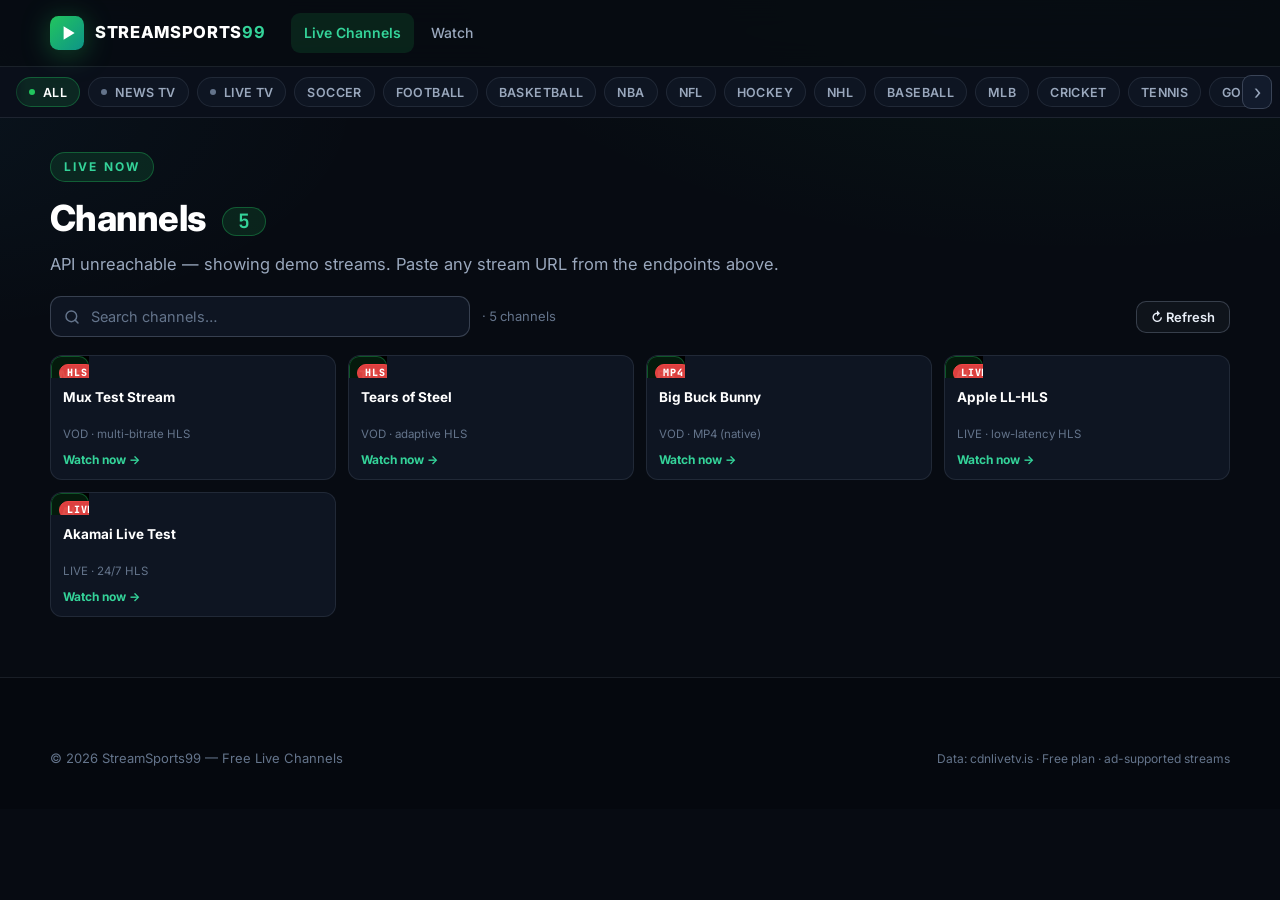
<file: index.html>
<!DOCTYPE html>
<html lang="en">
<head>
  <meta charset="UTF-8">
  <meta name="viewport" content="width=device-width, initial-scale=1.0">
  <title>StreamSports99 — Live Channels</title>
  <meta name="description" content="Live sports channels — click any channel to watch instantly. Filter by sport at the top.">
  <meta name="theme-color" content="#070b12">
  <link rel="icon" href="data:image/svg+xml,%3Csvg xmlns='http://www.w3.org/2000/svg' viewBox='0 0 40 40'%3E%3Cdefs%3E%3ClinearGradient id='g' x1='0' y1='0' x2='1' y2='1'%3E%3Cstop offset='0' stop-color='%2322c55e'/%3E%3Cstop offset='1' stop-color='%230d9488'/%3E%3C/linearGradient%3E%3C/defs%3E%3Crect width='40' height='40' rx='10' fill='url(%23g)'/%3E%3Cpath d='M16 12l13 8-13 8z' fill='white'/%3E%3C/svg%3E">
  <link rel="preconnect" href="https://fonts.googleapis.com">
  <link rel="preconnect" href="https://fonts.gstatic.com" crossorigin>
  <link href="https://fonts.googleapis.com/css2?family=Inter:wght@400;500;600;700;800&family=JetBrains+Mono:wght@400;500;600&display=swap" rel="stylesheet">
  <link rel="stylesheet" href="css/styles.css">
  <link rel="stylesheet" href="css/compat.css">
</head>
<body id="top">
  <a class="skip-link" href="#browse">Skip to channels</a>

  <!-- Header — minimal -->
  <header class="site-header" id="siteHeader">
    <div class="container header-inner">
      <a class="brand" href="#top" aria-label="StreamSports99 home">
        <span class="brand-mark" aria-hidden="true">
          <svg viewBox="0 0 40 40" width="34" height="34"><defs><linearGradient id="bg-mark" x1="0" y1="0" x2="1" y2="1"><stop offset="0" stop-color="#22c55e"/><stop offset="1" stop-color="#0d9488"/></linearGradient></defs><rect width="40" height="40" rx="10" fill="url(#bg-mark)"/><path d="M16 12l13 8-13 8z" fill="#fff"/></svg>
        </span>
        <span class="brand-name">STREAMSPORTS<b>99</b></span>
      </a>
      <nav class="main-nav" id="mainNav" aria-label="Primary">
        <a href="#browse" class="active" aria-current="page">Live Channels</a>
        <a href="#player" id="navWatchLink">Watch</a>
      </nav>
      <div class="header-actions">
        <button class="nav-toggle" id="navToggle" aria-label="Toggle menu" aria-expanded="false" aria-controls="mainNav">
          <span></span><span></span><span></span>
        </button>
      </div>
    </div>
  </header>

  <!-- Sports filter bar — filters the channel grid (replaces endpoint docs) -->
  <!-- Each chip is a filter; data-filter = keyword to match against channel name/meta. "all" shows everything. -->
  <nav class="sportsbar" aria-label="Filter channels">
    <button class="sportsbar-arrow sportsbar-arrow-left" id="sbLeft" aria-label="Scroll filters left">&lsaquo;</button>
    <div class="sportsbar-track" id="sportsbarTrack">
      <button class="sport-chip is-active" data-filter="all" aria-pressed="true"><span class="chip-live-dot" aria-hidden="true" style="background:var(--accent)"></span>ALL</button>
      <button class="sport-chip" data-filter="news"><span class="chip-live-dot"></span>NEWS TV</button>
      <button class="sport-chip" data-filter="live"><span class="chip-live-dot"></span>LIVE TV</button>
      <button class="sport-chip" data-filter="soccer">SOCCER</button>
      <button class="sport-chip" data-filter="football">FOOTBALL</button>
      <button class="sport-chip" data-filter="basketball">BASKETBALL</button>
      <button class="sport-chip" data-filter="nba">NBA</button>
      <button class="sport-chip" data-filter="nfl">NFL</button>
      <button class="sport-chip" data-filter="hockey">HOCKEY</button>
      <button class="sport-chip" data-filter="nhl">NHL</button>
      <button class="sport-chip" data-filter="baseball">BASEBALL</button>
      <button class="sport-chip" data-filter="mlb">MLB</button>
      <button class="sport-chip" data-filter="cricket">CRICKET</button>
      <button class="sport-chip" data-filter="tennis">TENNIS</button>
      <button class="sport-chip" data-filter="golf">GOLF</button>
      <button class="sport-chip" data-filter="mma">MMA</button>
      <button class="sport-chip" data-filter="ufc">UFC</button>
      <button class="sport-chip" data-filter="wwe">WWE</button>
      <button class="sport-chip" data-filter="fight">FIGHT</button>
      <button class="sport-chip" data-filter="motorsport">MOTORSPORT</button>
      <button class="sport-chip" data-filter="cycling">CYCLING</button>
      <button class="sport-chip" data-filter="volleyball">VOLLEYBALL</button>
      <button class="sport-chip" data-filter="badminton">BADMINTON</button>
      <button class="sport-chip" data-filter="handball">HANDBALL</button>
      <button class="sport-chip" data-filter="darts">DARTS</button>
      <button class="sport-chip" data-filter="futsal">FUTSAL</button>
      <button class="sport-chip" data-filter="horse">HORSE-RACING</button>
      <button class="sport-chip" data-filter="winter">WINTER-SPORTS</button>
      <button class="sport-chip" data-filter="rugby">RUGBY</button>
    </div>
    <button class="sportsbar-arrow sportsbar-arrow-right" id="sbRight" aria-label="Scroll filters right">&rsaquo;</button>
  </nav>

  <main id="main">
    <!-- ============ BROWSE: CHANNELS GRID ============ -->
    <!-- Only channels + playability remain. Channels are loaded from the API (cdnlivetv.is) + demo fallback.
         Filtering is done client-side by the bar above. Clicking a card -> play screen. -->
    <section class="section channels-section" id="browse">
      <div class="container">
        <div class="section-head" style="margin-bottom:18px">
          <p class="kicker">Live now</p>
          <h2>Channels <span class="count-pill" id="channelCount">—</span></h2>
          <p class="section-sub" id="apiStatus" aria-live="polite">Loading channels…</p>
        </div>

        <!-- Search (optional, filters same grid) -->
        <div class="channels-toolbar">
          <div class="filter-box" style="max-width:420px">
            <svg viewBox="0 0 24 24" width="16" height="16" fill="none" stroke="currentColor" stroke-width="2.2" stroke-linecap="round" stroke-linejoin="round" aria-hidden="true"><circle cx="11" cy="11" r="8"/><path d="M21 21l-4.3-4.3"/></svg>
            <input type="search" id="channelSearch" placeholder="Search channels…" autocomplete="off" spellcheck="false" aria-label="Search channels">
            <button class="filter-clear" id="channelSearchClear" aria-label="Clear search">&times;</button>
          </div>
          <span class="filter-count" id="filterCount" aria-live="polite"></span>
          <button class="btn btn-outline btn-sm" id="apiRefresh" style="margin-left:auto">↻ Refresh</button>
        </div>

        <div class="channels-grid" id="channelsGrid" aria-live="polite" aria-busy="true">
          <!-- Populated by js/player.js : renderChannelsGrid() -->
          <div class="api-loading"><span class="spin-ring" style="width:18px;height:18px;border-width:2px;display:inline-block;vertical-align:middle"></span> Fetching channels…</div>
        </div>
        <div class="endpoint-empty" id="channelsEmpty" hidden>
          <p>No channels match this filter.</p>
          <button class="btn btn-outline btn-sm" style="margin-top:12px" onclick="document.querySelector('[data-filter=all]').click()">Show all</button>
        </div>

        <!-- Keeps legacy IDs for player.js compatibility (hidden, but populated) -->
        <div hidden>
          <div id="apiStreamList"></div>
          <div id="streamList"></div>
          <input type="url" id="streamUrl" hidden>
          <button id="loadUrlBtn" hidden></button>
          <textarea id="embedCode" hidden></textarea>
          <button id="copyEmbedBtn" hidden></button>
          <input type="checkbox" id="embedAutoplay" hidden>
          <button id="embedPreviewBtn" hidden></button>
        </div>
      </div>
    </section>

    <!-- ============ WATCH: PLAYER ============ -->
    <!-- This is the play screen. Hidden until a channel is clicked. The iframe lives INSIDE .player-stage,
         as a sibling to <video>. That is the correct place: it fills the stage (position:absolute;inset:0)
         and is shown only for iframe embeds; otherwise the <video> is shown. See css/styles.css .player-frame. -->
    <section class="section player-section" id="player" hidden>
      <div class="container">
        <button class="btn btn-outline btn-sm" id="backToBrowse" style="margin-bottom:14px">
          <svg viewBox="0 0 24 24" width="16" height="16" fill="none" stroke="currentColor" stroke-width="2" stroke-linecap="round" stroke-linejoin="round" aria-hidden="true"><path d="M19 12H5"/><path d="M12 19l-7-7 7-7"/></svg>
          Back to channels
        </button>
        <div class="player-layout" style="grid-template-columns:1fr">
          <div class="player-main">
            <!-- Stage: video + iframe (demoFrame) + guard + poster/controls.
                 DO NOT move demoFrame outside .player-stage — it must be inside to be sized and guarded.
                 - <video id="demoVideo"> plays HLS/MP4 (hls.js -> MSE)
                 - <iframe id="demoFrame"> plays embed URLs (no .m3u8/.mp4) — sandboxed without allow-top-navigation / allow-popups
                 - <div id="playerGuard"> transparent overlay that blocks stray clicks on the stage/iframe
                   Only controls/poster are above it (z-index higher). -->
            <div class="player-stage" id="playerStage" data-state="idle" tabindex="0" aria-label="Stream player — press space to play">
              <video id="demoVideo" class="player-video" playsinline preload="auto" crossorigin="anonymous"></video>
              <iframe id="demoFrame" class="player-frame" hidden title="Stream embed" sandbox="allow-scripts allow-same-origin allow-forms allow-presentation allow-encrypted-media" allow="autoplay; encrypted-media; fullscreen; picture-in-picture" referrerpolicy="no-referrer-when-downgrade" loading="lazy"></iframe>
              <div class="player-guard" id="playerGuard" aria-hidden="true" hidden></div>

              <div class="player-poster" id="playerPoster">
                <div class="poster-glow" aria-hidden="true"></div>
                <button class="poster-play" id="posterPlay" aria-label="Play">
                  <svg viewBox="0 0 24 24" width="30" height="30" fill="currentColor" aria-hidden="true"><path d="M7 4.5v15l13-7.5z"/></svg>
                </button>
                <p class="poster-title" id="posterTitle">Pick a channel</p>
                <p class="poster-sub" id="posterSub">Choose a channel from the grid above to start watching</p>
              </div>

              <div class="player-spinner" id="playerSpinner" hidden>
                <span class="spin-ring" aria-hidden="true"></span>
                <span class="spinner-label" id="spinnerLabel">Buffering…</span>
              </div>

              <div class="player-unmute" id="unmutePill" hidden>
                <button id="unmuteBtn" aria-label="Unmute">
                  <svg viewBox="0 0 24 24" width="15" height="15" fill="none" stroke="currentColor" stroke-width="2" stroke-linecap="round" stroke-linejoin="round" aria-hidden="true"><path d="M11 5L6 9H2v6h4l5 4z"/><path d="M23 9l-6 6"/><path d="M17 9l6 6"/></svg>
                  Muted — tap to unmute
                </button>
              </div>

              <div class="player-stats" id="playerStats" hidden>
                <div class="ps-head">
                  <span>Playback stats</span>
                  <button id="statsClose" aria-label="Close stats">&times;</button>
                </div>
                <dl class="ps-list" id="statsList"></dl>
              </div>

              <div class="player-menu" id="playerMenu" hidden aria-label="Player settings">
                <div class="pm-group" id="qualityGroup">
                  <p class="pm-title">Quality</p>
                  <div class="pm-list" id="qualityList"></div>
                </div>
                <div class="pm-group" id="speedGroup">
                  <p class="pm-title">Speed</p>
                  <div class="pm-list" id="speedList"></div>
                </div>
              </div>

              <div class="player-controls" id="playerControls">
                <div class="pc-progress" id="pcProgress">
                  <div class="pc-track">
                    <div class="pc-bufs" id="pcBufs"></div>
                    <div class="pc-played" id="pcPlayed"></div>
                    <div class="pc-thumb" id="pcThumb"></div>
                  </div>
                  <input type="range" id="seekRange" min="0" max="1000" value="0" step="1" aria-label="Seek">
                </div>

                <div class="pc-row">
                  <button class="pc-btn" id="btnPlay" aria-label="Play">
                    <svg id="iconPlay" viewBox="0 0 24 24" width="19" height="19" fill="currentColor" aria-hidden="true"><path d="M7 4.5v15l13-7.5z"/></svg>
                    <svg id="iconPause" viewBox="0 0 24 24" width="19" height="19" fill="currentColor" aria-hidden="true" style="display:none"><rect x="6" y="4" width="4" height="16" rx="1"/><rect x="14" y="4" width="4" height="16" rx="1"/></svg>
                  </button>

                  <div class="pc-volume">
                    <button class="pc-btn" id="btnMute" aria-label="Mute">
                      <svg id="iconVol" viewBox="0 0 24 24" width="18" height="18" fill="none" stroke="currentColor" stroke-width="2" stroke-linecap="round" stroke-linejoin="round" aria-hidden="true"><path d="M11 5L6 9H2v6h4l5 4z"/><path d="M15.5 8.5a5 5 0 0 1 0 7"/><path d="M19 5a9 9 0 0 1 0 14"/></svg>
                      <svg id="iconMuted" viewBox="0 0 24 24" width="18" height="18" fill="none" stroke="currentColor" stroke-width="2" stroke-linecap="round" stroke-linejoin="round" aria-hidden="true" style="display:none"><path d="M11 5L6 9H2v6h4l5 4z"/><path d="M23 9l-6 6"/><path d="M17 9l6 6"/></svg>
                    </button>
                    <input type="range" id="volRange" min="0" max="100" value="100" aria-label="Volume">
                  </div>

                  <span class="pc-time" id="pcTime">0:00 / 0:00</span>
                  <span class="pc-live" id="pcLive" hidden><span class="live-dot" aria-hidden="true"></span>LIVE</span>
                  <button class="pc-btn pc-live-btn" id="btnGoLive" hidden>GO LIVE</button>
                  <span class="pc-bufferpill" id="bufferPill" title="Forward buffer">—</span>

                  <span class="pc-spacer"></span>

                  <button class="pc-btn" id="btnSettings" aria-label="Settings" aria-haspopup="true">
                    <svg viewBox="0 0 24 24" width="18" height="18" fill="none" stroke="currentColor" stroke-width="2" stroke-linecap="round" stroke-linejoin="round" aria-hidden="true"><circle cx="12" cy="12" r="3"/><path d="M19.4 15a1.65 1.65 0 0 0 .33 1.82l.06.06a2 2 0 0 1-2.83 2.83l-.06-.06a1.65 1.65 0 0 0-1.82-.33 1.65 1.65 0 0 0-1 1.51V21a2 2 0 0 1-4 0v-.09A1.65 1.65 0 0 0 9 19.4a1.65 1.65 0 0 0-1.82.33l-.06.06a2 2 0 0 1-2.83-2.83l.06-.06a1.65 1.65 0 0 0 .33-1.82 1.65 1.65 0 0 0-1.51-1H3a2 2 0 0 1 0-4h.09A1.65 1.65 0 0 0 4.6 9a1.65 1.65 0 0 0-.33-1.82l-.06-.06a2 2 0 0 1 2.83-2.83l.06.06a1.65 1.65 0 0 0 1.82.33H9a1.65 1.65 0 0 0 1-1.51V3a2 2 0 0 1 4 0v.09a1.65 1.65 0 0 0 1 1.51 1.65 1.65 0 0 0 1.82-.33l.06-.06a2 2 0 0 1 2.83 2.83l-.06.06a1.65 1.65 0 0 0-.33 1.82V9a1.65 1.65 0 0 0 1.51 1H21a2 2 0 0 1 0 4h-.09a1.65 1.65 0 0 0-1.51 1z"/></svg>
                  </button>
                  <button class="pc-btn" id="btnStats" aria-label="Playback stats">
                    <svg viewBox="0 0 24 24" width="18" height="18" fill="none" stroke="currentColor" stroke-width="2" stroke-linecap="round" stroke-linejoin="round" aria-hidden="true"><circle cx="12" cy="12" r="10"/><path d="M12 16v-4"/><path d="M12 8h.01"/></svg>
                  </button>
                  <button class="pc-btn" id="btnPip" aria-label="Picture in picture">
                    <svg viewBox="0 0 24 24" width="18" height="18" fill="none" stroke="currentColor" stroke-width="2" stroke-linecap="round" stroke-linejoin="round" aria-hidden="true"><rect x="2" y="4" width="20" height="16" rx="2"/><rect x="12" y="12" width="7" height="5" rx="1"/></svg>
                  </button>
                  <button class="pc-btn" id="btnFs" aria-label="Fullscreen">
                    <svg id="iconExpand" viewBox="0 0 24 24" width="18" height="18" fill="none" stroke="currentColor" stroke-width="2" stroke-linecap="round" stroke-linejoin="round" aria-hidden="true"><path d="M15 3h6v6"/><path d="M9 21H3v-6"/><path d="M21 3l-7 7"/><path d="M3 21l7-7"/></svg>
                    <svg id="iconCompress" viewBox="0 0 24 24" width="18" height="18" fill="none" stroke="currentColor" stroke-width="2" stroke-linecap="round" stroke-linejoin="round" aria-hidden="true" style="display:none"><path d="M4 14h6v6"/><path d="M20 10h-6V4"/><path d="M14 10l7-7"/><path d="M3 21l7-7"/></svg>
                  </button>
                </div>
              </div>
            </div>

            <p class="player-note" id="engineNote" style="margin-top:10px">Engine: idle — click a channel above to play</p>
            <p class="side-hint" id="nowPlayingHint" style="margin-top:6px" hidden>Now playing: <strong id="nowPlayingTitle">—</strong></p>
          </div>
        </div>
      </div>
    </section>
  </main>

  <footer class="site-footer" style="margin-top:40px">
    <div class="container">
      <div class="footer-bottom" style="margin-top:0;border:0;padding:10px 0">
        <p>&copy; <span id="year">2026</span> StreamSports99 — Free Live Channels</p>
        <span style="color:var(--faint);font-size:12px">Data: cdnlivetv.is · Free plan · ad-supported streams</span>
      </div>
    </div>
  </footer>

  <div class="toast" id="toast" role="status" aria-live="polite"></div>

  <script src="js/vendor/hls.min.js"></script>
  <script src="js/main.js"></script>
  <script src="js/player.js"></script>
</body>
</html>
</file>
<file: css/styles.css>
/* ==========================================================================
   StreamSports99 — API Docs
   Dark sports-streaming theme
   ========================================================================== */

:root {
  --bg: #070b12;
  --bg-soft: #0a0f1a;
  --panel: #0e1522;
  --panel-2: #121b2c;
  --panel-3: #16213479;
  --border: rgba(148, 163, 184, 0.14);
  --border-strong: rgba(148, 163, 184, 0.3);
  --text: #e8eef7;
  --muted: #9aa8bd;
  --faint: #64748b;
  --accent: #22c55e;
  --accent-2: #34d399;
  --accent-soft: rgba(34, 197, 94, 0.13);
  --accent-border: rgba(34, 197, 94, 0.35);
  --live: #ef4444;
  --warn: #f59e0b;
  --info: #38bdf8;
  --purple: #8b5cf6;
  --radius: 16px;
  --radius-sm: 10px;
  --font: "Inter", system-ui, -apple-system, "Segoe UI", Roboto, Helvetica, Arial, sans-serif;
  --mono: "JetBrains Mono", ui-monospace, SFMono-Regular, Menlo, Consolas, monospace;
  --shadow-lg: 0 24px 60px -24px rgba(0, 0, 0, 0.65);
  --header-h: 66px;
}

* { margin: 0; padding: 0; box-sizing: border-box; }

html {
  scroll-behavior: smooth;
  scroll-padding-top: calc(var(--header-h) + 24px);
  -webkit-text-size-adjust: 100%;
}

body {
  font-family: var(--font);
  background:
    radial-gradient(1100px 500px at 85% -5%, rgba(34, 197, 94, 0.07), transparent 60%),
    radial-gradient(900px 420px at -10% 12%, rgba(56, 189, 248, 0.05), transparent 55%),
    var(--bg);
  color: var(--text);
  font-size: 16px;
  line-height: 1.65;
  min-height: 100vh;
}

::selection { background: rgba(34, 197, 94, 0.35); color: #fff; }

img, svg { vertical-align: middle; }
a { color: var(--accent-2); text-decoration: none; }
a:hover { text-decoration: underline; }
button { font-family: inherit; cursor: pointer; }
code {
  font-family: var(--mono);
  font-size: 0.86em;
  background: rgba(56, 189, 248, 0.1);
  color: #7dd3fc;
  padding: 0.12em 0.42em;
  border-radius: 6px;
  border: 1px solid rgba(56, 189, 248, 0.18);
}

.container { width: 94%; max-width: 1180px; width: min(1180px, 100% - 40px); margin-inline: auto; }
.container-narrow { width: 94%; max-width: 860px; width: min(860px, 100% - 40px); margin-inline: auto; }

/* Focus */
:focus-visible {
  outline: 2px solid var(--accent);
  outline-offset: 3px;
  border-radius: 4px;
}

/* Skip link */
.skip-link {
  position: fixed;
  top: -60px;
  left: 16px;
  z-index: 300;
  background: var(--accent);
  color: #052012;
  font-weight: 700;
  font-size: 13px;
  padding: 10px 16px;
  border-radius: 10px;
  transition: top 0.2s ease;
}
.skip-link:focus { top: 12px; text-decoration: none; }

/* ==========================================================================
   Announcement bar
   ========================================================================== */
.announce {
  display: flex;
  align-items: center;
  justify-content: center;
  gap: 14px;
  padding: 9px 44px 9px 16px;
  position: relative;
  background: linear-gradient(90deg, rgba(245, 158, 11, 0.16), rgba(245, 158, 11, 0.07) 50%, rgba(245, 158, 11, 0.16));
  border-bottom: 1px solid rgba(245, 158, 11, 0.28);
  color: #fcd34d;
  font-size: 13.5px;
}
.announce-text { display: inline-flex; align-items: center; gap: 9px; text-align: center; flex-wrap: wrap; justify-content: center; }
.announce-text svg { flex: none; opacity: 0.9; }
.announce-kbd { white-space: nowrap; opacity: 0.85; }
.announce kbd {
  font-family: var(--mono);
  font-size: 11px;
  background: rgba(245, 158, 11, 0.15);
  border: 1px solid rgba(245, 158, 11, 0.4);
  border-bottom-width: 2px;
  border-radius: 5px;
  padding: 1px 6px;
}
.announce-close {
  position: absolute;
  right: 12px;
  top: 50%;
  transform: translateY(-50%);
  background: none;
  border: 0;
  color: inherit;
  font-size: 20px;
  line-height: 1;
  opacity: 0.7;
  padding: 4px 8px;
  border-radius: 6px;
}
.announce-close:hover { opacity: 1; background: rgba(245, 158, 11, 0.14); }
.announce.hidden { display: none; }

/* ==========================================================================
   Header
   ========================================================================== */
.site-header {
  position: sticky;
  top: 0;
  z-index: 100;
  background: rgba(7, 11, 18, 0.82);
  backdrop-filter: blur(14px);
  -webkit-backdrop-filter: blur(14px);
  border-bottom: 1px solid var(--border);
  transition: box-shadow 0.25s ease;
}
.site-header.scrolled { box-shadow: 0 12px 32px -18px rgba(0, 0, 0, 0.8); }

.header-inner {
  display: flex;
  align-items: center;
  gap: 26px;
  height: var(--header-h);
}

.brand { display: inline-flex; align-items: center; gap: 11px; flex: none; }
.brand:hover { text-decoration: none; }
.brand-mark { display: grid; place-items: center; filter: drop-shadow(0 4px 14px rgba(34, 197, 94, 0.35)); }
.brand-name {
  font-weight: 800;
  font-size: 16.5px;
  letter-spacing: 0.04em;
  color: #fff;
  white-space: nowrap;
}
.brand-name b { color: var(--accent-2); }

.main-nav { display: flex; align-items: center; gap: 4px; flex: 1; min-width: 0; overflow-x: auto; scrollbar-width: none; }
.main-nav::-webkit-scrollbar { display: none; }
.main-nav a {
  color: var(--muted);
  font-size: 14px;
  font-weight: 500;
  padding: 8px 13px;
  border-radius: 9px;
  white-space: nowrap;
  transition: color 0.15s ease, background 0.15s ease;
}
.main-nav a:hover { color: #fff; background: rgba(148, 163, 184, 0.09); text-decoration: none; }
.main-nav a.active { color: var(--accent-2); background: var(--accent-soft); font-weight: 600; }

.header-actions { display: flex; align-items: center; gap: 10px; flex: none; }

/* Buttons */
.btn {
  display: inline-flex;
  align-items: center;
  justify-content: center;
  gap: 8px;
  font-size: 14px;
  font-weight: 600;
  padding: 9px 18px;
  border-radius: 10px;
  border: 1px solid transparent;
  transition: transform 0.12s ease, box-shadow 0.15s ease, background 0.15s ease, border-color 0.15s ease, color 0.15s ease;
  white-space: nowrap;
}
.btn:hover { text-decoration: none; transform: translateY(-1px); }
.btn:active { transform: translateY(0); }

.btn-primary {
  background: linear-gradient(135deg, #22c55e, #10b981);
  color: #04220f;
  box-shadow: 0 8px 24px -10px rgba(34, 197, 94, 0.65);
}
.btn-primary:hover { box-shadow: 0 12px 30px -10px rgba(34, 197, 94, 0.75); }

.btn-outline {
  background: rgba(148, 163, 184, 0.06);
  border-color: var(--border-strong);
  color: var(--text);
}
.btn-outline:hover { border-color: var(--accent-border); color: var(--accent-2); background: var(--accent-soft); }

.btn-ghost { background: transparent; color: var(--muted); padding: 9px 12px; }
.btn-ghost:hover { color: #fff; background: rgba(148, 163, 184, 0.09); }

.btn-lg { padding: 13px 26px; font-size: 15px; border-radius: 12px; }
.btn-sm { padding: 7px 14px; font-size: 13px; }
.btn-white { background: #fff; color: #1e1b4b; }
.btn-white:hover { background: #f1f5f9; }

/* Hamburger */
.nav-toggle {
  display: none;
  flex-direction: column;
  justify-content: center;
  gap: 5px;
  width: 40px;
  height: 40px;
  padding: 9px;
  background: rgba(148, 163, 184, 0.07);
  border: 1px solid var(--border);
  border-radius: 10px;
}
.nav-toggle span { display: block; height: 2px; border-radius: 2px; background: var(--text); transition: transform 0.2s ease, opacity 0.2s ease; }
.nav-toggle[aria-expanded="true"] span:nth-child(1) { transform: translateY(7px) rotate(45deg); }
.nav-toggle[aria-expanded="true"] span:nth-child(2) { opacity: 0; }
.nav-toggle[aria-expanded="true"] span:nth-child(3) { transform: translateY(-7px) rotate(-45deg); }

/* ==========================================================================
   Sports bar
   ========================================================================== */
.sportsbar {
  position: relative;
  background: var(--bg-soft);
  border-bottom: 1px solid var(--border);
  display: flex;
  align-items: center;
}
.sportsbar-track {
  display: flex;
  gap: 8px;
  padding: 10px 16px;
  overflow-x: auto;
  scrollbar-width: none;
  scroll-behavior: smooth;
  flex: 1;
  -webkit-mask-image: linear-gradient(90deg, transparent, #000 26px, #000 calc(100% - 26px), transparent);
  mask-image: linear-gradient(90deg, transparent, #000 26px, #000 calc(100% - 26px), transparent);
}
.sportsbar-track::-webkit-scrollbar { display: none; }

.sport-chip {
  display: inline-flex;
  align-items: center;
  gap: 8px;
  padding: 6.5px 12px;
  background: var(--panel);
  border: 1px solid var(--border);
  border-radius: 999px;
  font-size: 12.5px;
  font-weight: 600;
  letter-spacing: 0.03em;
  color: var(--muted);
  white-space: nowrap;
  transition: border-color 0.15s ease, color 0.15s ease, background 0.15s ease, transform 0.12s ease;
}
.sport-chip:hover {
  text-decoration: none;
  color: #fff;
  border-color: var(--accent-border);
  background: var(--panel-2);
  transform: translateY(-1px);
}
.chip-live-dot {
  width: 6px;
  height: 6px;
  border-radius: 50%;
  background: var(--faint);
  flex: none;
}
.chip-count {
  font-family: var(--mono);
  font-size: 11px;
  font-weight: 600;
  padding: 1px 8px;
  border-radius: 999px;
  background: rgba(148, 163, 184, 0.12);
  color: var(--faint);
}
.chip-count.hot {
  background: var(--accent-soft);
  color: var(--accent-2);
  border: 1px solid var(--accent-border);
}
.sportsbar-arrow {
  position: absolute;
  top: 50%;
  transform: translateY(-50%);
  z-index: 5;
  width: 30px;
  height: 34px;
  display: grid;
  place-items: center;
  background: var(--panel-2);
  border: 1px solid var(--border-strong);
  color: var(--muted);
  font-size: 20px;
  border-radius: 9px;
  opacity: 0;
  pointer-events: none;
  transition: opacity 0.2s ease, color 0.15s;
}
.sportsbar-arrow.visible { opacity: 1; pointer-events: auto; }
.sportsbar-arrow:hover { color: #fff; }
.sportsbar-arrow-left { left: 8px; }
.sportsbar-arrow-right { right: 8px; }

/* ==========================================================================
   Hero
   ========================================================================== */
.hero {
  position: relative;
  overflow: hidden;
  padding: 84px 0 72px;
  background:
    radial-gradient(700px 340px at 18% 0%, rgba(34, 197, 94, 0.1), transparent 60%),
    radial-gradient(600px 300px at 90% 20%, rgba(56, 189, 248, 0.08), transparent 60%);
}
.hero::before {
  content: "";
  position: absolute;
  top: 0;
  right: 0;
  bottom: 0;
  left: 0;
  background-image:
    linear-gradient(rgba(148, 163, 184, 0.05) 1px, transparent 1px),
    linear-gradient(90deg, rgba(148, 163, 184, 0.05) 1px, transparent 1px);
  background-size: 44px 44px;
  mask-image: radial-gradient(720px 420px at 50% 0%, #000, transparent);
  -webkit-mask-image: radial-gradient(720px 420px at 50% 0%, #000, transparent);
  pointer-events: none;
}
.hero-inner { position: relative; text-align: center; }

.hero-badge {
  display: inline-flex;
  align-items: center;
  gap: 9px;
  font-size: 13px;
  font-weight: 600;
  color: var(--accent-2);
  background: var(--accent-soft);
  border: 1px solid var(--accent-border);
  padding: 7px 16px;
  border-radius: 999px;
  margin-bottom: 26px;
}
.badge-dot {
  width: 8px;
  height: 8px;
  border-radius: 50%;
  background: var(--accent);
  box-shadow: 0 0 0 0 rgba(34, 197, 94, 0.6);
  animation: pulse 2.2s infinite;
}
@keyframes pulse {
  0% { box-shadow: 0 0 0 0 rgba(34, 197, 94, 0.55); }
  70% { box-shadow: 0 0 0 9px rgba(34, 197, 94, 0); }
  100% { box-shadow: 0 0 0 0 rgba(34, 197, 94, 0); }
}

.hero h1 {
  font-size: 44px;
  font-size: clamp(38px, 6vw, 62px);
  font-weight: 800;
  line-height: 1.08;
  letter-spacing: -0.025em;
  color: #fff;
}
.text-gradient {
  background: linear-gradient(100deg, #34d399, #22c55e 45%, #38bdf8);
  -webkit-background-clip: text;
  background-clip: text;
  color: transparent;
}

.hero-lead {
  max-width: 720px;
  margin: 22px auto 0;
  font-size: 18px;
  color: var(--muted);
}
.hero-lead a { font-weight: 600; }

.hero-actions { display: flex; gap: 14px; justify-content: center; flex-wrap: wrap; margin-top: 34px; }

.hero-stats {
  display: grid;
  grid-template-columns: repeat(4, 1fr);
  gap: 14px;
  max-width: 780px;
  margin: 52px auto 0;
}
.stat {
  background: rgba(14, 21, 34, 0.72);
  border: 1px solid var(--border);
  border-radius: var(--radius-sm);
  padding: 16px 12px;
  backdrop-filter: blur(6px);
}
.stat dt {
  font-size: 26px;
  font-weight: 800;
  color: #fff;
  font-variant-numeric: tabular-nums;
  display: block;
}
.stat dd { font-size: 12.5px; color: var(--faint); margin-top: 2px; letter-spacing: 0.02em; }

/* ==========================================================================
   Ad rows
   ========================================================================== */
.ad-row {
  display: grid;
  grid-template-columns: 1fr 1fr 1.35fr;
  gap: 14px;
  align-items: stretch;
  margin-top: 8px;
}
.ad-slot {
  min-height: 132px;
  display: grid;
  place-items: center;
  border: 1.5px dashed var(--border-strong);
  border-radius: var(--radius-sm);
  background:
    repeating-linear-gradient(-45deg, rgba(148, 163, 184, 0.035) 0 10px, transparent 10px 20px),
    var(--bg-soft);
  color: var(--faint);
  font-size: 13px;
  font-weight: 600;
  letter-spacing: 0.22em;
  text-transform: uppercase;
}
.ad-credit {
  text-align: center;
  font-size: 12px;
  color: var(--faint);
  margin-top: 10px;
}

/* Musiqly sponsored card */
.musiqly {
  position: relative;
  overflow: hidden;
  display: flex;
  align-items: center;
  gap: 18px;
  padding: 18px 22px;
  border-radius: var(--radius-sm);
  background: linear-gradient(120deg, #4c1d95, #5b21b6 45%, #3730a3);
  border: 1px solid rgba(167, 139, 250, 0.4);
  box-shadow: 0 16px 40px -18px rgba(124, 58, 237, 0.55);
}
.musiqly::after {
  content: "";
  position: absolute;
  right: -60px;
  top: -80px;
  width: 220px;
  height: 220px;
  border-radius: 50%;
  background: radial-gradient(circle, rgba(196, 181, 253, 0.28), transparent 65%);
  pointer-events: none;
}
.musiqly-brand { display: flex; align-items: center; gap: 13px; min-width: 0; }
.musiqly-logo {
  display: grid;
  place-items: center;
  width: 44px;
  height: 44px;
  flex: none;
  border-radius: 12px;
  background: rgba(255, 255, 255, 0.14);
  border: 1px solid rgba(255, 255, 255, 0.22);
  color: #fff;
}
.musiqly-name { font-weight: 800; font-size: 16px; color: #fff; line-height: 1.25; }
.musiqly-tagline { font-size: 13px; color: rgba(237, 233, 254, 0.85); line-height: 1.3; }
.musiqly-features {
  list-style: none;
  display: flex;
  flex-wrap: wrap;
  gap: 6px 16px;
  flex: 1;
  min-width: 0;
}
.musiqly-features li {
  position: relative;
  padding-left: 20px;
  font-size: 12.5px;
  font-weight: 500;
  color: rgba(237, 233, 254, 0.92);
  white-space: nowrap;
}
.musiqly-features li::before {
  content: "✓";
  position: absolute;
  left: 0;
  top: 1px;
  width: 14px;
  height: 14px;
  display: grid;
  place-items: center;
  font-size: 10px;
  font-weight: 800;
  color: #c4b5fd;
}
.musiqly .btn { flex: none; position: relative; z-index: 1; }

/* ==========================================================================
   Sections
   ========================================================================== */
.section { padding: 84px 0 20px; }
.section-alt { background: var(--bg-soft); border-top: 1px solid var(--border); border-bottom: 1px solid var(--border); }

.section-head { max-width: 760px; margin-bottom: 40px; }
.section-head:not(.center) { margin-right: auto; }
.kicker {
  display: inline-block;
  font-size: 12px;
  font-weight: 700;
  letter-spacing: 0.18em;
  text-transform: uppercase;
  color: var(--accent-2);
  background: var(--accent-soft);
  border: 1px solid var(--accent-border);
  border-radius: 999px;
  padding: 4px 13px;
  margin-bottom: 16px;
}
.section-head h2 {
  font-size: 30px;
  font-size: clamp(26px, 3.6vw, 36px);
  font-weight: 800;
  letter-spacing: -0.02em;
  color: #fff;
  line-height: 1.15;
}
.section-sub { margin-top: 12px; font-size: 16.5px; color: var(--muted); }
.section-paragraph { max-width: 820px; color: var(--muted); font-size: 16.5px; margin-bottom: 42px; }
.section-paragraph strong { color: var(--text); }

.count-pill {
  display: inline-grid;
  place-items: center;
  min-width: 44px;
  padding: 2px 12px;
  margin-left: 10px;
  vertical-align: middle;
  font-family: var(--mono);
  font-size: 0.55em;
  font-weight: 600;
  color: var(--accent-2);
  background: var(--accent-soft);
  border: 1px solid var(--accent-border);
  border-radius: 999px;
  transform: translateY(-4px);
}

/* Feature cards */
.feature-grid {
  display: grid;
  grid-template-columns: repeat(4, 1fr);
  gap: 16px;
}
.feature-card {
  background: var(--panel);
  border: 1px solid var(--border);
  border-radius: var(--radius);
  padding: 26px 24px;
  transition: transform 0.16s ease, border-color 0.16s ease, box-shadow 0.16s ease;
}
.feature-card:hover {
  transform: translateY(-3px);
  border-color: var(--accent-border);
  box-shadow: 0 18px 42px -22px rgba(34, 197, 94, 0.35);
}
.feature-icon {
  display: grid;
  place-items: center;
  width: 46px;
  height: 46px;
  border-radius: 13px;
  background: var(--accent-soft);
  border: 1px solid var(--accent-border);
  color: var(--accent-2);
  margin-bottom: 18px;
}
.feature-card h3 { font-size: 16.5px; font-weight: 700; color: #fff; margin-bottom: 9px; }
.feature-card p { font-size: 14.5px; color: var(--muted); }

/* Coverage grid */
.coverage-grid {
  list-style: none;
  display: grid;
  grid-template-columns: repeat(6, 1fr);
  gap: 10px;
}
.coverage-grid li {
  display: flex;
  align-items: center;
  gap: 10px;
  background: var(--panel);
  border: 1px solid var(--border);
  border-radius: var(--radius-sm);
  padding: 13px 15px;
  font-size: 14px;
  font-weight: 600;
  color: var(--muted);
  transition: border-color 0.15s ease, color 0.15s ease, transform 0.12s ease;
}
.coverage-grid li:hover { border-color: var(--accent-border); color: #fff; transform: translateY(-2px); }
.coverage-grid li span { font-size: 17px; }

/* Steps */
.steps-grid { list-style: none; display: grid; grid-template-columns: repeat(3, 1fr); gap: 16px; counter-reset: step; }
.step-card {
  position: relative;
  background: var(--panel);
  border: 1px solid var(--border);
  border-radius: var(--radius);
  padding: 30px 26px 26px;
  overflow: hidden;
  transition: transform 0.16s ease, border-color 0.16s ease;
}
.step-card:hover { transform: translateY(-3px); border-color: var(--accent-border); }
.step-card::before {
  content: "";
  position: absolute;
  top: 0;
  right: 0;
  bottom: 0;
  left: 0;
  background: radial-gradient(260px 130px at 85% 0%, rgba(34, 197, 94, 0.09), transparent 70%);
  pointer-events: none;
}
.step-number {
  display: inline-grid;
  place-items: center;
  width: 46px;
  height: 46px;
  border-radius: 50%;
  font-family: var(--mono);
  font-size: 19px;
  font-weight: 700;
  color: var(--accent-2);
  background: var(--accent-soft);
  border: 1px solid var(--accent-border);
  margin-bottom: 18px;
}
.step-card h3 { font-size: 18px; font-weight: 700; color: #fff; margin-bottom: 9px; }
.step-card p { font-size: 14.5px; color: var(--muted); position: relative; }

/* ==========================================================================
   Endpoints
   ========================================================================== */
.endpoint-toolbar {
  display: flex;
  align-items: center;
  justify-content: space-between;
  gap: 18px;
  flex-wrap: wrap;
  margin-bottom: 22px;
}
.filter-box {
  position: relative;
  display: flex;
  align-items: center;
  flex: 1;
  min-width: 260px;
  max-width: 430px;
}
.filter-box > svg { position: absolute; left: 14px; color: var(--faint); pointer-events: none; }
.filter-box input {
  width: 100%;
  background: var(--panel);
  border: 1px solid var(--border-strong);
  border-radius: 11px;
  color: var(--text);
  font-family: inherit;
  font-size: 14.5px;
  padding: 11px 40px 11px 40px;
  transition: border-color 0.15s ease, box-shadow 0.15s ease;
}
.filter-box input::placeholder { color: var(--faint); }
.filter-box input:focus {
  outline: none;
  border-color: var(--accent);
  box-shadow: 0 0 0 3px rgba(34, 197, 94, 0.18);
}
.filter-clear {
  position: absolute;
  right: 8px;
  width: 26px;
  height: 26px;
  border-radius: 7px;
  border: 0;
  background: rgba(148, 163, 184, 0.12);
  color: var(--muted);
  font-size: 15px;
  line-height: 1;
  opacity: 0;
  pointer-events: none;
  transition: opacity 0.15s ease;
}
.filter-box input:not(:placeholder-shown) ~ .filter-clear { opacity: 1; pointer-events: auto; }
.filter-clear:hover { background: rgba(148, 163, 184, 0.22); color: #fff; }
.filter-count { font-size: 13px; color: var(--faint); font-variant-numeric: tabular-nums; }

.endpoint-grid {
  display: grid;
  grid-template-columns: repeat(2, 1fr);
  gap: 14px;
}
.endpoint-card {
  display: flex;
  flex-direction: column;
  gap: 10px;
  background: var(--panel);
  border: 1px solid var(--border);
  border-radius: var(--radius-sm);
  padding: 18px 20px;
  scroll-margin-top: calc(var(--header-h) + 70px);
  transition: border-color 0.15s ease, transform 0.12s ease, box-shadow 0.15s ease;
}
.endpoint-card:hover {
  border-color: var(--accent-border);
  transform: translateY(-2px);
  box-shadow: 0 16px 36px -22px rgba(34, 197, 94, 0.4);
}
.endpoint-card:target { border-color: var(--accent); box-shadow: 0 0 0 3px rgba(34, 197, 94, 0.22); }

.ep-head { display: flex; align-items: center; gap: 12px; }
.ep-num {
  display: grid;
  place-items: center;
  width: 30px;
  height: 30px;
  flex: none;
  border-radius: 9px;
  font-family: var(--mono);
  font-size: 13px;
  font-weight: 600;
  color: var(--accent-2);
  background: var(--accent-soft);
  border: 1px solid var(--accent-border);
}
.ep-name { font-size: 15.5px; font-weight: 700; color: #fff; flex: 1; min-width: 0; }
.ep-open {
  display: inline-flex;
  align-items: center;
  gap: 5px;
  font-size: 12.5px;
  font-weight: 600;
  color: var(--faint);
  padding: 5px 10px;
  border-radius: 8px;
  border: 1px solid transparent;
  transition: color 0.15s ease, border-color 0.15s ease, background 0.15s ease;
}
.ep-open:hover { color: var(--accent-2); border-color: var(--accent-border); background: var(--accent-soft); }
.ep-desc { font-size: 13.5px; color: var(--muted); }

.ep-url {
  display: flex;
  align-items: center;
  gap: 8px;
  margin-top: auto;
  background: var(--bg);
  border: 1px solid var(--border);
  border-radius: 9px;
  padding: 6px 6px 6px 12px;
}
.ep-url code {
  flex: 1;
  min-width: 0;
  overflow: hidden;
  text-overflow: ellipsis;
  white-space: nowrap;
  background: none;
  border: 0;
  padding: 0;
  font-size: 12.3px;
  color: #7dd3fc;
  direction: ltr;
}
.icon-btn {
  display: inline-grid;
  place-items: center;
  width: 30px;
  height: 30px;
  flex: none;
  border-radius: 8px;
  border: 1px solid var(--border);
  background: var(--panel-2);
  color: var(--muted);
  transition: color 0.15s ease, border-color 0.15s ease, background 0.15s ease;
}
.icon-btn:hover { color: var(--accent-2); border-color: var(--accent-border); background: var(--accent-soft); }
.icon-btn.copied { color: var(--accent-2); border-color: var(--accent); background: var(--accent-soft); }
.icon-btn svg { pointer-events: none; }

.endpoint-empty {
  text-align: center;
  padding: 44px 20px;
  border: 1.5px dashed var(--border-strong);
  border-radius: var(--radius-sm);
  color: var(--faint);
  font-size: 15px;
}

/* Callouts */
.callout {
  display: flex;
  gap: 14px;
  align-items: flex-start;
  margin-top: 28px;
  padding: 18px 20px;
  border-radius: var(--radius-sm);
  background: rgba(56, 189, 248, 0.06);
  border: 1px solid rgba(56, 189, 248, 0.25);
  color: var(--muted);
  font-size: 14.5px;
}
.callout svg { flex: none; color: var(--info); margin-top: 2px; }
.callout strong { color: #bae6fd; }
.callout code { font-size: 0.84em; }

/* ==========================================================================
   Response formats
   ========================================================================== */
.keydiff-card {
  background: var(--panel);
  border: 1px solid var(--border);
  border-radius: var(--radius);
  padding: 28px 30px;
  margin-bottom: 24px;
}
.keydiff-card h3 { font-size: 17px; font-weight: 700; color: #fff; margin-bottom: 18px; }
.keydiff-list { list-style: none; display: grid; gap: 13px; }
.keydiff-list li { display: flex; align-items: baseline; gap: 12px; flex-wrap: wrap; font-size: 14.5px; color: var(--muted); line-height: 1.6; }

.kd-badge {
  font-family: var(--mono);
  font-size: 11.5px;
  font-weight: 600;
  padding: 3px 11px;
  border-radius: 999px;
  white-space: nowrap;
  flex: none;
  transform: translateY(-1px);
}
.kd-team { background: rgba(34, 197, 94, 0.13); color: var(--accent-2); border: 1px solid var(--accent-border); }
.kd-event { background: rgba(139, 92, 246, 0.14); color: #c4b5fd; border: 1px solid rgba(139, 92, 246, 0.4); }
.kd-shared { background: rgba(56, 189, 248, 0.11); color: #7dd3fc; border: 1px solid rgba(56, 189, 248, 0.35); }

.format-table-wrap {
  overflow-x: auto;
  border: 1px solid var(--border);
  border-radius: var(--radius);
  background: var(--panel);
  margin-bottom: 24px;
}
.format-table { width: 100%; border-collapse: collapse; min-width: 560px; }
.format-table th {
  text-align: left;
  font-size: 11.5px;
  font-weight: 700;
  letter-spacing: 0.14em;
  text-transform: uppercase;
  color: var(--faint);
  padding: 15px 22px;
  border-bottom: 1px solid var(--border);
  background: var(--panel-2);
}
.format-table td { padding: 18px 22px; border-bottom: 1px solid var(--border); vertical-align: middle; }
.format-table tr:last-child td { border-bottom: 0; }
.sport-pills { display: flex; flex-wrap: wrap; gap: 6px; }
.sport-pills span {
  font-size: 12.5px;
  font-weight: 500;
  color: var(--muted);
  background: rgba(148, 163, 184, 0.09);
  border: 1px solid var(--border);
  padding: 3px 11px;
  border-radius: 999px;
  white-space: nowrap;
}

/* Code panels */
.code-grid { display: grid; grid-template-columns: 1fr 1fr; gap: 16px; align-items: start; }
.code-panel {
  background: #0a0f1a;
  border: 1px solid var(--border-strong);
  border-radius: var(--radius);
  overflow: hidden;
  box-shadow: var(--shadow-lg);
}
.code-panel-head {
  display: flex;
  align-items: center;
  gap: 12px;
  padding: 12px 16px;
  background: var(--panel-2);
  border-bottom: 1px solid var(--border);
}
.code-dots { display: inline-flex; gap: 6px; }
.code-dots i { width: 11px; height: 11px; border-radius: 50%; }
.code-dots i:nth-child(1) { background: #ff5f57; }
.code-dots i:nth-child(2) { background: #febc2e; }
.code-dots i:nth-child(3) { background: #28c840; }
.code-title { flex: 1; min-width: 0; font-size: 13px; font-weight: 600; color: var(--muted); overflow: hidden; text-overflow: ellipsis; white-space: nowrap; }
.btn-copy {
  display: inline-flex;
  align-items: center;
  gap: 6px;
  font-size: 12px;
  font-weight: 600;
  color: var(--muted);
  background: rgba(148, 163, 184, 0.1);
  border: 1px solid var(--border);
  border-radius: 7px;
  padding: 5px 11px;
  transition: color 0.15s ease, border-color 0.15s ease, background 0.15s ease;
}
.btn-copy:hover { color: var(--accent-2); border-color: var(--accent-border); background: var(--accent-soft); }
.btn-copy.copied { color: var(--accent-2); border-color: var(--accent); }
.code-caption {
  padding: 10px 18px 0;
  font-size: 12.5px;
  color: var(--faint);
}
.code-body {
  margin: 10px 0 0;
  padding: 4px 18px 18px;
  overflow-x: auto;
  font-family: var(--mono);
  font-size: 12.8px;
  line-height: 1.75;
  color: #c9d5e4;
  tab-size: 2;
}
.code-body::-webkit-scrollbar { height: 8px; }
.code-body::-webkit-scrollbar-thumb { background: var(--border-strong); border-radius: 4px; }

/* JSON tokens */
.tok-key { color: #7dd3fc; }
.tok-str { color: #86efac; }
.tok-num { color: #fbbf24; }
.tok-bool { color: #f472b6; }
.tok-null { color: #f472b6; }
.tok-punct { color: #8296ad; }

/* ==========================================================================
   CTA & support
   ========================================================================== */
.cta-banner {
  position: relative;
  overflow: hidden;
  text-align: center;
  padding: 64px 34px;
  border-radius: var(--radius);
  background:
    radial-gradient(600px 260px at 50% 0%, rgba(34, 197, 94, 0.14), transparent 65%),
    var(--panel);
  border: 1px solid var(--accent-border);
  box-shadow: var(--shadow-lg);
}
.cta-banner h2 { font-size: 28px; font-size: clamp(24px, 3.4vw, 34px); font-weight: 800; color: #fff; letter-spacing: -0.02em; }
.cta-banner p { max-width: 560px; margin: 14px auto 30px; color: var(--muted); font-size: 16.5px; }

.support-card {
  display: flex;
  flex-direction: column;
  align-items: center;
  gap: 18px;
  text-align: center;
  background: var(--panel);
  border: 1px solid var(--border);
  border-radius: var(--radius);
  padding: 44px 28px;
}
.support-icon {
  display: grid;
  place-items: center;
  width: 58px;
  height: 58px;
  border-radius: 16px;
  background: var(--accent-soft);
  border: 1px solid var(--accent-border);
  color: var(--accent-2);
}
.support-email {
  font-family: var(--mono);
  font-size: 19px;
  font-size: clamp(17px, 3vw, 23px);
  font-weight: 600;
  color: #fff;
  border-bottom: 2px dotted var(--accent-border);
  padding-bottom: 3px;
  word-break: break-all;
}
.support-email:hover { color: var(--accent-2); border-bottom-color: var(--accent-2); }
.support-actions { display: flex; gap: 12px; flex-wrap: wrap; justify-content: center; }

/* ==========================================================================
   Footer
   ========================================================================== */
.site-footer {
  margin-top: 84px;
  background: #05080e;
  border-top: 1px solid var(--border);
  padding: 60px 0 30px;
}
.footer-grid {
  display: grid;
  grid-template-columns: 1.7fr 1fr 1fr 1fr 0.8fr;
  gap: 38px;
  padding-bottom: 44px;
  border-bottom: 1px solid var(--border);
}
.footer-tagline { margin-top: 18px; font-size: 14px; color: var(--faint); max-width: 300px; }
.footer-col { display: flex; flex-direction: column; gap: 3px; }
.footer-col h3 {
  font-size: 12px;
  font-weight: 700;
  letter-spacing: 0.16em;
  text-transform: uppercase;
  color: var(--muted);
  margin-bottom: 13px;
}
.footer-col a {
  display: flex;
  align-items: center;
  justify-content: space-between;
  gap: 10px;
  color: var(--faint);
  font-size: 14px;
  padding: 5px 0;
  transition: color 0.14s ease;
}
.footer-col a:hover { color: var(--accent-2); text-decoration: none; }
.fcount {
  font-family: var(--mono);
  font-size: 10.5px;
  font-weight: 600;
  color: var(--faint);
  background: rgba(148, 163, 184, 0.1);
  border: 1px solid var(--border);
  border-radius: 999px;
  padding: 1px 8px;
  min-width: 26px;
  text-align: center;
}
.fcount.hot { color: var(--accent-2); background: var(--accent-soft); border-color: var(--accent-border); }

.footer-disclaimer {
  display: flex;
  gap: 13px;
  align-items: flex-start;
  margin-top: 30px;
  padding: 17px 20px;
  border: 1px solid rgba(245, 158, 11, 0.25);
  background: rgba(245, 158, 11, 0.05);
  border-radius: var(--radius-sm);
  color: var(--muted);
  font-size: 13.5px;
}
.footer-disclaimer svg { flex: none; color: var(--warn); margin-top: 2px; }

.footer-bottom {
  display: flex;
  align-items: center;
  justify-content: space-between;
  gap: 16px;
  flex-wrap: wrap;
  margin-top: 26px;
  color: var(--faint);
  font-size: 13px;
}
.kbd-link {
  display: inline-flex;
  align-items: center;
  gap: 8px;
  background: none;
  border: 1px solid var(--border);
  border-radius: 9px;
  color: var(--muted);
  font-size: 12.5px;
  font-weight: 600;
  padding: 8px 14px;
  transition: color 0.15s ease, border-color 0.15s ease;
}
.kbd-link:hover { color: var(--accent-2); border-color: var(--accent-border); }

/* ==========================================================================
   Toast / modal / back-to-top
   ========================================================================== */
.toast {
  position: fixed;
  left: 50%;
  bottom: 26px;
  transform: translate(-50%, 80px);
  z-index: 400;
  background: var(--panel-2);
  border: 1px solid var(--accent-border);
  color: var(--text);
  font-size: 14px;
  font-weight: 500;
  padding: 12px 20px;
  border-radius: 12px;
  box-shadow: var(--shadow-lg);
  opacity: 0;
  pointer-events: none;
  transition: transform 0.25s cubic-bezier(0.2, 0.9, 0.3, 1.2), opacity 0.22s ease;
  max-width: 480px;
  max-width: min(92vw, 480px);
  text-align: center;
}
.toast.show { transform: translate(-50%, 0); opacity: 1; }
.toast code { font-size: 0.85em; }

.modal-overlay {
  position: fixed;
  top: 0;
  right: 0;
  bottom: 0;
  left: 0;
  z-index: 350;
  display: grid;
  place-items: center;
  padding: 20px;
  background: rgba(4, 7, 12, 0.72);
  backdrop-filter: blur(6px);
  opacity: 0;
  pointer-events: none;
  transition: opacity 0.2s ease;
}
.modal-overlay.open { opacity: 1; pointer-events: auto; }
.modal {
  width: 100%;
  width: min(460px, 100%);
  background: var(--panel);
  border: 1px solid var(--border-strong);
  border-radius: var(--radius);
  box-shadow: var(--shadow-lg);
  transform: translateY(14px) scale(0.98);
  transition: transform 0.22s cubic-bezier(0.2, 0.9, 0.3, 1.15);
}
.modal-overlay.open .modal { transform: translateY(0) scale(1); }
.modal-head {
  display: flex;
  align-items: center;
  justify-content: space-between;
  gap: 14px;
  padding: 18px 22px;
  border-bottom: 1px solid var(--border);
}
.modal-head h2 { display: flex; align-items: center; gap: 10px; font-size: 16px; font-weight: 700; color: #fff; }
.modal-close {
  background: none;
  border: 0;
  color: var(--muted);
  font-size: 22px;
  line-height: 1;
  padding: 4px 8px;
  border-radius: 7px;
}
.modal-close:hover { color: #fff; background: rgba(148, 163, 184, 0.12); }
.shortcut-list { list-style: none; padding: 14px 22px 20px; }
.shortcut-list li {
  display: flex;
  align-items: center;
  justify-content: space-between;
  gap: 14px;
  padding: 9.5px 2px;
  font-size: 14px;
  color: var(--muted);
  border-bottom: 1px dashed var(--border);
}
.shortcut-list li:last-child { border-bottom: 0; }
.kbd-combo { display: inline-flex; gap: 5px; }
.kbd-combo kbd {
  font-family: var(--mono);
  font-size: 12px;
  font-weight: 600;
  color: var(--text);
  background: var(--panel-2);
  border: 1px solid var(--border-strong);
  border-bottom-width: 2.5px;
  border-radius: 7px;
  padding: 3px 9px;
  min-width: 26px;
  text-align: center;
}

.back-to-top {
  position: fixed;
  right: 22px;
  bottom: 22px;
  z-index: 90;
  width: 44px;
  height: 44px;
  display: grid;
  place-items: center;
  border-radius: 13px;
  border: 1px solid var(--accent-border);
  background: rgba(14, 21, 34, 0.9);
  color: var(--accent-2);
  backdrop-filter: blur(8px);
  box-shadow: 0 14px 34px -14px rgba(34, 197, 94, 0.5);
  opacity: 0;
  pointer-events: none;
  transform: translateY(10px);
  transition: opacity 0.2s ease, transform 0.2s ease;
}
.back-to-top.visible { opacity: 1; pointer-events: auto; transform: translateY(0); }
.back-to-top:hover { background: var(--accent-soft); }

/* ==========================================================================
   Responsive
   ========================================================================== */
@media (max-width: 1080px) {
  .feature-grid { grid-template-columns: repeat(2, 1fr); }
  .coverage-grid { grid-template-columns: repeat(4, 1fr); }
  .footer-grid { grid-template-columns: 1fr 1fr 1fr; }
  .footer-brand { grid-column: 1 / -1; }
}

@media (max-width: 920px) {
  .main-nav {
    position: absolute;
    top: var(--header-h);
    left: 0;
    right: 0;
    flex-direction: column;
    align-items: stretch;
    gap: 2px;
    background: rgba(7, 11, 18, 0.98);
    backdrop-filter: blur(16px);
    border-bottom: 1px solid var(--border);
    padding: 12px 20px 18px;
    overflow: hidden;
    max-height: 0;
    opacity: 0;
    pointer-events: none;
    transition: max-height 0.28s ease, opacity 0.2s ease, padding 0.28s ease;
  }
  .main-nav.open { max-height: 420px; opacity: 1; pointer-events: auto; }
  .main-nav a { padding: 12px 14px; font-size: 15px; }
  .nav-toggle { display: flex; }
  .header-actions .btn-ghost { display: none; }

  .code-grid { grid-template-columns: 1fr; }
  .steps-grid { grid-template-columns: 1fr; }
  .endpoint-grid { grid-template-columns: 1fr; }
  .hero-stats { grid-template-columns: repeat(2, 1fr); }
  .section { padding: 64px 0 16px; }
  .hero { padding: 62px 0 56px; }
}

@media (max-width: 640px) {
  .container, .container-narrow { width: min(1180px, 100% - 28px); }
  .header-actions .btn-outline { display: none; }
  .feature-grid { grid-template-columns: 1fr; }
  .coverage-grid { grid-template-columns: repeat(2, 1fr); }
  .ad-row { grid-template-columns: 1fr; }
  .musiqly { flex-direction: column; align-items: flex-start; }
  .footer-grid { grid-template-columns: 1fr 1fr; gap: 28px; }
  .endpoint-toolbar { flex-direction: column; align-items: stretch; }
  .filter-box { max-width: none; }
  .hero-actions .btn { width: 100%; }
  .sportsbar-arrow { display: none; }
}

/* Reduced motion */
@media (prefers-reduced-motion: reduce) {
  html { scroll-behavior: auto; }
  *, *::before, *::after { animation-duration: 0.001s !important; transition-duration: 0.001s !important; }
}

/* ==========================================================================
   [hidden] hard rule (beats display utilities)
   ========================================================================== */
[hidden] { display: none !important; }

/* ==========================================================================
   Stream player demo
   ========================================================================== */
.step-link {
  display: inline-flex;
  align-items: center;
  gap: 6px;
  margin-top: 14px;
  font-size: 13.5px;
  font-weight: 600;
  color: var(--accent-2);
}
.step-link:hover { text-decoration: underline; }

.player-section {
  padding: 84px 0 20px;
  background:
    radial-gradient(900px 420px at 80% 0%, rgba(34, 197, 94, 0.06), transparent 60%),
    var(--bg-soft);
  border-top: 1px solid var(--border);
  border-bottom: 1px solid var(--border);
}

.player-layout {
  display: grid;
  grid-template-columns: minmax(0, 1fr) 340px;
  gap: 18px;
  align-items: start;
}

/* ---- Stage ---- */
.player-stage {
  position: relative;
  aspect-ratio: 16 / 9;
  background: #000;
  border-radius: var(--radius);
  border: 1px solid var(--border-strong);
  box-shadow: var(--shadow-lg);
  overflow: hidden;
  outline-offset: -3px;
}
.player-video { position: absolute; top: 0; left: 0; width: 100%; height: 100%; display: block; background: #000; }
.player-frame { position: absolute; top: 0; left: 0; width: 100%; height: 100%; border: 0; display: block; background: #000; }
.player-frame[hidden] { display: none !important; }
.player-guard {
  position: absolute;
  top: 0; left: 0; right: 0; bottom: 0;
  z-index: 4;
  background: transparent;
  cursor: default;
  /* capture all pointer events that are not on controls */
}
.player-guard[hidden] { display: none !important; }
.player-stage[data-state="idle"] .player-guard,
.player-stage[data-state="error"] .player-guard { display: none !important; }
.player-stage[data-state="playing"] .player-guard,
.player-stage[data-state="paused"] .player-guard,
.player-stage[data-state="loading"] .player-guard { display: block; }
/* when guard is active, video/frame should not receive direct clicks */
.player-stage.guard-active .player-video,
.player-stage.guard-active .player-frame { pointer-events: none; }

.player-stage[data-state="idle"] .player-controls,
.player-stage[data-state="error"] .player-controls { display: none; }
.player-stage.controls-hidden { cursor: none; }
.player-stage.controls-hidden .player-controls {
  opacity: 0;
  pointer-events: none;
  transform: translateY(8px);
}

/* ---- Poster ---- */
.player-poster {
  position: absolute;
  top: 0;
  right: 0;
  bottom: 0;
  left: 0;
  z-index: 5;
  display: grid;
  place-items: center;
  text-align: center;
  background:
    radial-gradient(560px 280px at 50% 32%, rgba(34, 197, 94, 0.16), transparent 65%),
    #05080d;
  padding: 20px;
}
.poster-glow {
  position: absolute;
  top: 0;
  right: 0;
  bottom: 0;
  left: 0;
  background-image:
    linear-gradient(rgba(148, 163, 184, 0.05) 1px, transparent 1px),
    linear-gradient(90deg, rgba(148, 163, 184, 0.05) 1px, transparent 1px);
  background-size: 38px 38px;
  mask-image: radial-gradient(480px 260px at 50% 40%, #000, transparent);
  -webkit-mask-image: radial-gradient(480px 260px at 50% 40%, #000, transparent);
  pointer-events: none;
}
.poster-play {
  position: relative;
  display: grid;
  place-items: center;
  width: 86px;
  height: 86px;
  border-radius: 50%;
  border: 0;
  color: #04220f;
  background: linear-gradient(135deg, #22c55e, #10b981);
  box-shadow: 0 18px 46px -12px rgba(34, 197, 94, 0.65);
  transition: transform 0.15s ease, box-shadow 0.15s ease;
  margin-bottom: 18px;
}
.poster-play:hover { transform: scale(1.06); box-shadow: 0 22px 54px -12px rgba(34, 197, 94, 0.8); }
.poster-title { position: relative; font-size: 20px; font-weight: 800; color: #fff; }
.poster-sub { position: relative; margin-top: 6px; font-size: 13.5px; color: var(--muted); max-width: 420px; }

/* ---- Spinner ---- */
.player-spinner {
  position: absolute;
  top: 0;
  right: 0;
  bottom: 0;
  left: 0;
  z-index: 6;
  display: grid;
  place-items: center;
  align-content: center;
  gap: 14px;
  background: rgba(0, 0, 0, 0.38);
}
.spin-ring {
  width: 56px;
  height: 56px;
  border-radius: 50%;
  border: 4px solid rgba(255, 255, 255, 0.18);
  border-top-color: #22c55e;
  animation: rot 0.9s linear infinite;
}
@keyframes rot { to { transform: rotate(360deg); } }
.spinner-label { font-size: 13.5px; font-weight: 600; color: #e8eef7; text-shadow: 0 1px 8px rgba(0, 0, 0, 0.8); }

/* ---- Unmute pill ---- */
.player-unmute { position: absolute; top: 14px; left: 14px; z-index: 7; }
.player-unmute button {
  display: inline-flex;
  align-items: center;
  gap: 8px;
  font-size: 12.5px;
  font-weight: 600;
  color: #fff;
  background: rgba(0, 0, 0, 0.78);
  border: 1px solid var(--accent-border);
  border-radius: 999px;
  padding: 8px 14px;
  backdrop-filter: blur(6px);
}
.player-unmute button:hover { background: rgba(34, 197, 94, 0.24); }

/* ---- Stats overlay ---- */
.player-stats {
  position: absolute;
  top: 14px;
  left: 14px;
  z-index: 8;
  width: 250px;
  max-width: calc(100% - 28px);
  background: rgba(7, 11, 18, 0.92);
  border: 1px solid var(--border-strong);
  border-radius: 12px;
  backdrop-filter: blur(8px);
  box-shadow: var(--shadow-lg);
  font-size: 12px;
  overflow: hidden;
}
.ps-head {
  display: flex;
  align-items: center;
  justify-content: space-between;
  padding: 9px 12px;
  font-size: 10.5px;
  font-weight: 700;
  letter-spacing: 0.14em;
  text-transform: uppercase;
  color: var(--muted);
  border-bottom: 1px solid var(--border);
  background: rgba(148, 163, 184, 0.06);
}
.ps-head button { background: none; border: 0; color: var(--muted); font-size: 16px; line-height: 1; padding: 0 4px; border-radius: 5px; }
.ps-head button:hover { color: #fff; }
.ps-list { display: grid; grid-template-columns: auto 1fr; gap: 5px 14px; padding: 11px 12px; }
.ps-list dt { color: var(--faint); }
.ps-list dd { font-family: var(--mono); color: var(--text); text-align: right; overflow: hidden; text-overflow: ellipsis; white-space: nowrap; }

/* ---- Settings menu ---- */
.player-menu {
  position: absolute;
  right: 12px;
  bottom: 68px;
  z-index: 9;
  min-width: 216px;
  max-height: 62%;
  overflow-y: auto;
  background: rgba(10, 15, 26, 0.97);
  border: 1px solid var(--border-strong);
  border-radius: 12px;
  backdrop-filter: blur(10px);
  box-shadow: var(--shadow-lg);
  padding: 6px;
}
.pm-title { font-size: 10.5px; font-weight: 700; letter-spacing: 0.14em; text-transform: uppercase; color: var(--faint); padding: 8px 10px 5px; }
.pm-list { display: flex; flex-direction: column; gap: 2px; }
.pm-opt {
  display: flex;
  align-items: center;
  justify-content: space-between;
  gap: 12px;
  width: 100%;
  background: none;
  border: 0;
  color: var(--muted);
  font-family: inherit;
  font-size: 13px;
  text-align: left;
  padding: 8px 10px;
  border-radius: 8px;
}
.pm-opt:hover { background: rgba(148, 163, 184, 0.12); color: #fff; }
.pm-opt.active { background: var(--accent-soft); color: var(--accent-2); font-weight: 600; }
.pm-check { font-size: 12px; }

/* ---- Control bar ---- */
.player-controls {
  position: absolute;
  left: 0;
  right: 0;
  bottom: 0;
  z-index: 10;
  padding: 30px 14px 10px;
  background: linear-gradient(transparent, rgba(0, 0, 0, 0.88));
  transition: opacity 0.25s ease, transform 0.25s ease;
}

.pc-progress { position: relative; display: flex; align-items: center; height: 22px; }
.pc-track {
  position: relative;
  flex: 1;
  height: 5px;
  border-radius: 99px;
  background: rgba(255, 255, 255, 0.18);
  transition: height 0.12s ease;
}
.pc-progress:hover .pc-track { height: 8px; }
.pc-bufs { position: absolute; top: 0; right: 0; bottom: 0; left: 0; }
.pc-buf-range { position: absolute; top: 0; bottom: 0; background: rgba(255, 255, 255, 0.32); }
.pc-played {
  position: absolute;
  left: 0;
  top: 0;
  bottom: 0;
  width: 0;
  border-radius: 99px;
  background: linear-gradient(90deg, #16a34a, #34d399);
}
.pc-thumb {
  position: absolute;
  top: 50%;
  left: 0;
  width: 13px;
  height: 13px;
  transform: translate(-50%, -50%) scale(0);
  border-radius: 50%;
  background: #fff;
  box-shadow: 0 1px 6px rgba(0, 0, 0, 0.6);
  transition: transform 0.12s ease;
}
.pc-progress:hover .pc-thumb { transform: translate(-50%, -50%) scale(1); }
#seekRange {
  position: absolute;
  top: -6px;
  right: 0;
  bottom: -6px;
  left: 0;
  width: 100%;
  margin: 0;
  opacity: 0;
  cursor: pointer;
}

.pc-row { display: flex; align-items: center; gap: 4px; margin-top: 2px; }
.pc-btn {
  display: grid;
  place-items: center;
  width: 37px;
  height: 35px;
  background: none;
  border: 0;
  border-radius: 9px;
  color: #e8eef7;
  transition: background 0.14s ease, color 0.14s ease;
}
.pc-btn:hover { background: rgba(255, 255, 255, 0.14); }
.pc-btn:disabled { opacity: 0.35; cursor: default; }

.pc-volume { display: flex; align-items: center; gap: 2px; }
#volRange {
  width: 74px;
  height: 4px;
  accent-color: #22c55e;
  cursor: pointer;
}

.pc-time { font-family: var(--mono); font-size: 12px; color: #cbd5e1; padding: 0 8px; white-space: nowrap; }
.pc-live {
  display: inline-flex;
  align-items: center;
  gap: 7px;
  font-size: 11.5px;
  font-weight: 800;
  letter-spacing: 0.1em;
  color: #fca5a5;
  padding: 0 8px;
}
.live-dot { width: 7px; height: 7px; border-radius: 50%; background: var(--live); animation: liveblink 1.6s infinite; }
@keyframes liveblink {
  0%, 100% { opacity: 1; }
  50% { opacity: 0.35; }
}
.pc-live-btn {
  width: auto;
  padding: 5px 11px;
  font-size: 10.5px;
  font-weight: 800;
  letter-spacing: 0.09em;
  color: #fca5a5;
  border: 1px solid rgba(239, 68, 68, 0.55);
  background: rgba(239, 68, 68, 0.14);
}
.pc-live-btn:hover { background: rgba(239, 68, 68, 0.26); }
.pc-live-btn.behind { color: #fff; background: var(--live); border-color: var(--live); }

.pc-bufferpill {
  font-family: var(--mono);
  font-size: 11px;
  font-weight: 600;
  padding: 3px 9px;
  border-radius: 999px;
  border: 1px solid var(--border-strong);
  color: var(--muted);
  white-space: nowrap;
}
.pc-bufferpill.good { color: #86efac; border-color: rgba(34, 197, 94, 0.45); background: rgba(34, 197, 94, 0.13); }
.pc-bufferpill.warn { color: #fcd34d; border-color: rgba(245, 158, 11, 0.45); background: rgba(245, 158, 11, 0.13); }
.pc-bufferpill.low { color: #fca5a5; border-color: rgba(239, 68, 68, 0.5); background: rgba(239, 68, 68, 0.14); }

.pc-spacer { flex: 1; }

.player-note {
  margin-top: 10px;
  display: flex;
  flex-wrap: wrap;
  gap: 6px 18px;
  font-size: 12.5px;
  color: var(--faint);
}
.player-note strong { color: var(--muted); font-weight: 600; }

/* ---- Side panel ---- */
.player-side { display: grid; gap: 14px; }
.side-card {
  background: var(--panel);
  border: 1px solid var(--border);
  border-radius: var(--radius);
  padding: 20px;
}
.side-card h3 {
  display: flex;
  align-items: center;
  gap: 9px;
  font-size: 14.5px;
  font-weight: 700;
  color: #fff;
  margin-bottom: 14px;
}
.side-card h3 svg { color: var(--accent-2); }

.stream-list { display: grid; gap: 8px; }
.stream-item {
  display: flex;
  align-items: center;
  justify-content: space-between;
  gap: 10px;
  width: 100%;
  text-align: left;
  font-family: inherit;
  background: var(--panel-2);
  border: 1px solid var(--border);
  border-radius: 10px;
  padding: 10px 12px;
  transition: border-color 0.14s ease, background 0.14s ease;
}
.stream-item:hover { border-color: var(--accent-border); }
.stream-item.active { border-color: var(--accent); background: var(--accent-soft); }
.si-main { display: grid; gap: 2px; min-width: 0; }
.si-main strong { font-size: 13.5px; color: var(--text); font-weight: 600; white-space: nowrap; overflow: hidden; text-overflow: ellipsis; }
.stream-item.active .si-main strong { color: var(--accent-2); }
.si-main small { font-size: 11.5px; color: var(--faint); }
.si-badge {
  font-family: var(--mono);
  font-size: 10px;
  font-weight: 700;
  letter-spacing: 0.08em;
  color: var(--muted);
  border: 1px solid var(--border-strong);
  border-radius: 999px;
  padding: 2px 8px;
  white-space: nowrap;
}
.si-badge.si-live { color: #fca5a5; border-color: rgba(239, 68, 68, 0.5); background: rgba(239, 68, 68, 0.12); }
.si-badge.si-embed { color: #c4b5fd; border-color: rgba(139, 92, 246, 0.5); background: rgba(139, 92, 246, 0.13); }

.side-label {
  display: block;
  font-size: 11.5px;
  font-weight: 600;
  letter-spacing: 0.06em;
  text-transform: uppercase;
  color: var(--faint);
  margin: 16px 0 8px;
}
.url-row { display: flex; gap: 8px; }
.url-row input {
  flex: 1;
  min-width: 0;
  background: var(--bg);
  border: 1px solid var(--border-strong);
  border-radius: 9px;
  color: var(--text);
  font-family: var(--mono);
  font-size: 12px;
  padding: 9px 12px;
}
.url-row input:focus { outline: none; border-color: var(--accent); box-shadow: 0 0 0 3px rgba(34, 197, 94, 0.16); }
.url-row .btn { flex: none; }
.side-hint { margin-top: 10px; font-size: 11.5px; line-height: 1.55; color: var(--faint); }

.profile-list { display: grid; gap: 8px; }
.profile-opt {
  display: flex;
  gap: 11px;
  align-items: flex-start;
  padding: 10px 12px;
  border: 1px solid var(--border);
  border-radius: 10px;
  cursor: pointer;
  transition: border-color 0.14s ease, background 0.14s ease;
}
.profile-opt:hover { border-color: var(--accent-border); }
.profile-opt:has(input:checked), .profile-opt.active { border-color: var(--accent); background: var(--accent-soft); }
.profile-opt input { margin-top: 3px; accent-color: #22c55e; flex: none; }
.profile-opt strong { display: block; font-size: 13.5px; color: var(--text); }
.profile-opt small { display: block; font-size: 12px; color: var(--faint); margin-top: 1px; }

.side-facts { list-style: none; margin-top: 16px; display: grid; gap: 7px; }
.side-facts li {
  position: relative;
  padding-left: 21px;
  font-size: 12.5px;
  color: var(--muted);
}
.side-facts li::before {
  content: "✓";
  position: absolute;
  left: 0;
  top: 0;
  color: var(--accent-2);
  font-weight: 800;
  font-size: 11px;
}

/* ---- API channels + embed + click-to-play polish ---- */
.api-channels-head { margin-bottom: 10px; }
.api-status {
  font-size: 12px;
  color: var(--muted);
  margin: 2px 0 0;
  min-height: 18px;
}
.api-loading, .api-empty {
  font-size: 12.5px;
  color: var(--faint);
  padding: 10px 12px;
  border: 1px dashed var(--border);
  border-radius: 10px;
  background: rgba(148,163,184,0.04);
}
.stream-divider {
  display: flex;
  align-items: center;
  gap: 10px;
  margin: 14px 0 2px;
  font-size: 11px;
  font-weight: 700;
  letter-spacing: 0.12em;
  text-transform: uppercase;
  color: var(--faint);
}
.stream-divider::before, .stream-divider::after {
  content: "";
  flex: 1;
  height: 1px;
  background: var(--border);
}
.link-btn {
  background: none;
  border: 0;
  color: var(--accent-2);
  font-weight: 700;
  cursor: pointer;
  padding: 2px 6px;
  border-radius: 6px;
}
.link-btn:hover { background: var(--accent-soft); text-decoration: underline; }
.embed-card { border-color: var(--accent-border); background: linear-gradient(180deg, var(--panel), var(--panel-2)); }
.embed-code {
  width: 100%;
  min-height: 84px;
  background: var(--bg);
  border: 1px solid var(--border-strong);
  border-radius: 10px;
  color: #7dd3fc;
  font-family: var(--mono);
  font-size: 11.5px;
  line-height: 1.6;
  padding: 10px 12px;
  resize: vertical;
  white-space: pre-wrap;
  word-break: break-all;
}
.embed-code:focus { outline: none; border-color: var(--accent); box-shadow: 0 0 0 3px rgba(34,197,94,0.15); }
.embed-row { display: flex; gap: 8px; }
.embed-actions {
  display: flex;
  align-items: center;
  gap: 8px;
  margin-top: 10px;
  flex-wrap: wrap;
}
.embed-opt {
  display: inline-flex;
  align-items: center;
  gap: 7px;
  font-size: 12.5px;
  color: var(--muted);
  cursor: pointer;
}
.embed-opt input { accent-color: #22c55e; }
.player-poster { cursor: pointer; }
.player-poster:focus-visible { outline: 2px solid var(--accent); outline-offset: -4px; }
.stream-item { cursor: pointer; }
.stream-item:focus-visible { outline: 2px solid var(--accent); outline-offset: 2px; }

/* Embed mode — chromeless player for iframes */
html.embed-mode .announce,
html.embed-mode .site-header,
html.embed-mode .sportsbar,
html.embed-mode .hero,
html.embed-mode .section:not(.player-section),
html.embed-mode .site-footer,
html.embed-mode .back-to-top,
html.embed-mode .ad-row,
html.embed-mode .ad-credit {
  display: none !important;
}
html.embed-mode body { background: #000; }
html.embed-mode .player-section {
  padding: 0;
  background: #000;
  border: 0;
}
html.embed-mode .container { width: 100%; max-width: none; margin: 0; padding: 0; }
html.embed-mode .section-head { display: none; }
html.embed-mode .player-layout {
  grid-template-columns: 1fr;
  gap: 0;
}
html.embed-mode .player-stage {
  border-radius: 0;
  border: 0;
  box-shadow: none;
}
html.embed-mode .player-side { display: none; }
html.embed-mode .player-note { display: none; }
html.embed-mode .player-main { min-height: 100vh; display: grid; }

/* Iframed but not embed param — keep layout but ensure player visible */
html.is-iframed .player-stage { box-shadow: none; }

/* ---- Player responsive ---- */
@media (max-width: 1080px) {
  .player-layout { grid-template-columns: minmax(0, 1fr) 300px; }
}
@media (max-width: 920px) {
  .player-layout { grid-template-columns: 1fr; }
  .player-section { padding: 64px 0 16px; }
}
@media (max-width: 640px) {
  #volRange { display: none; }
  #btnPip { display: none !important; }
  .pc-time { padding: 0 4px; }
  .player-stats { width: calc(100% - 28px); }
}

/* Shortcuts modal footer */
.modal-foot {
  padding: 12px 22px 18px;
  font-size: 12px;
  line-height: 1.8;
  color: var(--faint);
  border-top: 1px dashed var(--border);
  margin-top: 6px;
}
.modal-foot kbd {
  font-family: var(--mono);
  font-size: 11px;
  font-weight: 600;
  color: var(--muted);
  background: var(--panel-2);
  border: 1px solid var(--border-strong);
  border-bottom-width: 2px;
  border-radius: 5px;
  padding: 1px 6px;
}

/* Player stage fallback for engines without aspect-ratio (Chromium < 88) */
@supports not (aspect-ratio: 16 / 9) {
  .player-stage { height: 0; padding-top: 56.25%; }
}

/* ==========================================================================
   Minimal browse — channels grid (replaces endpoint docs / extras)
   ========================================================================== */
.channels-section { padding: 34px 0 20px; }
.channels-toolbar {
  display: flex;
  align-items: center;
  gap: 12px;
  flex-wrap: wrap;
  margin: 14px 0 18px;
}
.channels-grid {
  display: grid;
  grid-template-columns: repeat(4, 1fr);
  gap: 12px;
  min-height: 120px;
}
.channels-grid .api-loading,
.channels-grid .api-empty {
  grid-column: 1 / -1;
}
.channel-card {
  display: flex;
  flex-direction: column;
  gap: 0;
  background: var(--panel);
  border: 1px solid var(--border);
  border-radius: 12px;
  overflow: hidden;
  cursor: pointer;
  transition: transform 0.14s ease, border-color 0.14s ease, box-shadow 0.14s ease;
  text-align: left;
  padding: 0;
}
.channel-card:hover { transform: translateY(-2px); border-color: var(--accent-border); box-shadow: 0 12px 28px -18px rgba(34,197,94,0.45); }
.channel-card:focus-visible { outline: 2px solid var(--accent); outline-offset: 2px; }
.channel-card.active { border-color: var(--accent); box-shadow: 0 0 0 2px rgba(34,197,94,0.18); }
.channel-thumb {
  position: relative;
  aspect-ratio: 16 / 9;
  background: #000;
  overflow: hidden;
  display: grid;
  place-items: center;
}
.channel-thumb img { width: 100%; height: 100%; object-fit: cover; display: block; }
.channel-thumb-fallback {
  width: 38px; height: 38px;
  border-radius: 10px;
  display: grid; place-items: center;
  background: var(--accent-soft);
  border: 1px solid var(--accent-border);
  color: var(--accent-2);
  font-weight: 800;
}
.channel-thumb-badge {
  position: absolute;
  top: 8px; left: 8px;
  font-family: var(--mono);
  font-size: 10px; font-weight: 800;
  letter-spacing: 0.08em;
  padding: 3px 7px;
  border-radius: 999px;
  background: rgba(239,68,68,0.92);
  color: #fff;
  border: 1px solid rgba(239,68,68,1);
  line-height: 1;
}
.channel-thumb-badge.embed { background: rgba(139,92,246,0.92); border-color: rgba(139,92,246,1); }
.channel-body { padding: 10px 12px 12px; display: grid; gap: 3px; flex: 1; }
.channel-title { font-size: 13.5px; font-weight: 700; color: #fff; line-height: 1.35; display: -webkit-box; -webkit-line-clamp: 2; -webkit-box-orient: vertical; overflow: hidden; min-height: 2.7em; }
.channel-meta { font-size: 11.5px; color: var(--faint); white-space: nowrap; overflow: hidden; text-overflow: ellipsis; }
.channel-cta {
  margin-top: 8px;
  display: inline-flex; align-items: center; gap: 6px;
  font-size: 12px; font-weight: 700; color: var(--accent-2);
}
.channel-card:hover .channel-cta { text-decoration: underline; }

/* sport chip active (filter bar) */
.sport-chip.is-active,
.sport-chip[aria-pressed="true"] {
  color: #fff;
  border-color: var(--accent-border);
  background: var(--accent-soft);
}
.sport-chip.is-active .chip-live-dot { background: var(--accent) !important; }

/* player note hidden handling */
.channels-section .count-pill { transform: none; vertical-align: middle; }

/* responsive channels */
@media (max-width: 1100px) { .channels-grid { grid-template-columns: repeat(3, 1fr); } }
@media (max-width: 760px) { .channels-grid { grid-template-columns: repeat(2, 1fr); } }
@media (max-width: 520px) { .channels-grid { grid-template-columns: 1fr; } }
</file>
<file: css/compat.css>
/* ==========================================================================
   StreamSports99 — TV & legacy browser compatibility
   Loaded after styles.css. Scopes:
     .tv          smart-TV mode (D-pad, overscan, big focus targets)
     .no-flexgap  engines without flexbox `gap` (Chromium < 84 / old TV boxes)
     .no-grid     engines without CSS grid (Chromium < 57)
     .no-cssvars  engines without CSS custom properties (Chromium < 49) —
                  emergency readable skin
   Classes are added to <html> by js/main.js at startup.
   ========================================================================== */

/* ==========================================================================
   1. TV MODE — D-pad friendly, overscan-safe, larger targets
   ========================================================================== */
.tv body { font-size: 17.5px; }

/* Overscan safe area: keep content away from screen edges (~2.5% each side) */
.tv .container,
.tv .container-narrow { width: 92%; }
.tv .site-header .header-inner { height: 72px; }
.tv .announce { padding-top: 12px; padding-bottom: 12px; font-size: 15px; }
.tv .back-to-top { right: 40px; bottom: 40px; width: 52px; height: 52px; }

/* Strong, unmissable focus ring for D-pad navigation */
.tv a:focus,
.tv button:focus,
.tv input:focus,
.tv [tabindex]:focus {
  outline: 4px solid #34d399 !important;
  outline-offset: 2px;
  border-radius: 8px;
  box-shadow: 0 0 0 8px rgba(34, 197, 94, 0.25) !important;
}
.tv .endpoint-card:focus-within { border-color: #22c55e; }
.tv .player-stage:focus { outline: 4px solid #34d399 !important; }

/* Bigger text + hit targets */
.tv .main-nav a { font-size: 16px; padding: 10px 16px; }
.tv .sport-chip { font-size: 14.5px; padding: 10px 16px; }
.tv .sport-chip .chip-count { font-size: 13px; }
.tv .btn { font-size: 15.5px; padding: 12px 22px; }
.tv .pc-btn { width: 46px; height: 44px; }
.tv .pc-time { font-size: 14px; }
.tv .pc-bufferpill { font-size: 13px; }
.tv .ep-open { font-size: 14px; padding: 8px 14px; }
.tv .icon-btn { width: 38px; height: 38px; }
.tv .stream-item { padding: 14px 16px; }
.tv .si-main strong { font-size: 15px; }
.tv .si-main small { font-size: 13px; }
.tv .footer-col a { font-size: 15.5px; padding: 7px 0; }
.tv .poster-play { width: 104px; height: 104px; }
.tv .poster-sub { font-size: 15.5px; }
.tv .side-hint { font-size: 13.5px; }
.tv .player-note { font-size: 14px; }

/* Controls never auto-hide on TV (pointerless UI) */
.tv .player-stage.controls-hidden { cursor: auto; }
.tv .player-stage.controls-hidden .player-controls {
  opacity: 1;
  transform: none;
  pointer-events: auto;
}

/* No hover on TV: make "hover" states apply to focus instead */
.tv .endpoint-card:focus,
.tv .feature-card:focus-within,
.tv .step-card:focus-within,
.tv .stream-item:focus {
  border-color: #22c55e;
  transform: translateY(-2px);
}

/* Spatnav hint: hide the mouse-only back-to-top on TV (T key / D-pad instead) */
.tv .back-to-top { display: none; }

/* ==========================================================================
   2. NO-FLEXGAP — margin fallbacks (engines where flex `gap` is ignored)
   ========================================================================== */
.no-flexgap .btn > * + * { margin-left: 8px; }
.no-flexgap .hero-badge > * + * { margin-left: 9px; }
.no-flexgap .header-actions > * + * { margin-left: 10px; }
.no-flexgap .main-nav > * + * { margin-left: 4px; }
.no-flexgap .hero-actions > * + * { margin-left: 14px; }
.no-flexgap .hero-stats > * + * { margin-left: 14px; }
.no-flexgap .announce-text > * + * { margin-left: 9px; }
.no-flexgap .musiqly-features > * + * { margin-left: 16px; }
.no-flexgap .musiqly-features li { margin-top: 6px; }
.no-flexgap .musiqly-brand > * + * { margin-left: 13px; }
.no-flexgap .endpoint-toolbar > * + * { margin-left: 18px; }
.no-flexgap .ep-head > * + * { margin-left: 12px; }
.no-flexgap .ep-url > * + * { margin-left: 8px; }
.no-flexgap .support-actions > * + * { margin-left: 12px; }
.no-flexgap .callout > * + * { margin-left: 14px; }
.no-flexgap .code-panel-head > * + * { margin-left: 12px; }
.no-flexgap .code-dots > * + * { margin-left: 6px; }
.no-flexgap .sport-pills > * + * { margin-left: 6px; }
.no-flexgap .kbd-combo > * + * { margin-left: 5px; }
.no-flexgap .shortcut-list li { margin-top: 4px; }
.no-flexgap .keydiff-list li { margin-top: 13px; }
.no-flexgap .endpoint-card > * + * { margin-top: 10px; }
.no-flexgap .side-card h3 > * + * { margin-left: 9px; }
.no-flexgap .stream-list > * + * { margin-top: 8px; }
.no-flexgap .profile-list > * + * { margin-top: 8px; }
.no-flexgap .side-facts > * + * { margin-top: 7px; }
.no-flexgap .side-facts li { margin-top: 7px; }
.no-flexgap .url-row > * + * { margin-left: 8px; }
.no-flexgap .support-card > * + * { margin-top: 18px; }
.no-flexgap .support-actions > * + * { margin-top: 12px; }
.no-flexgap .player-note > * + * { margin-left: 18px; }
.no-flexgap .player-note > span { margin-top: 6px; }
.no-flexgap .pc-row > * + * { margin-left: 4px; }
.no-flexgap .pc-volume > * + * { margin-left: 2px; }
.no-flexgap .pc-live > * + * { margin-left: 7px; }
.no-flexgap .pm-list > * + * { margin-top: 2px; }
.no-flexgap .pm-opt > * + * { margin-left: 12px; }
.no-flexgap .stream-item > * + * { margin-left: 10px; }
.no-flexgap .modal-head > * + * { margin-left: 14px; }
.no-flexgap .footer-disclaimer > * + * { margin-left: 13px; }
.no-flexgap .footer-bottom > * + * { margin-left: 16px; }
.no-flexgap .filter-box input { padding-right: 40px; }

/* ==========================================================================
   3. NO-GRID — flexbox fallbacks (engines without CSS grid)
   ========================================================================== */
.no-grid .feature-grid,
.no-grid .coverage-grid,
.no-grid .steps-grid,
.no-grid .endpoint-grid,
.no-grid .hero-stats,
.no-grid .footer-grid,
.no-grid .code-grid,
.no-grid .player-layout,
.no-grid .stream-list,
.no-grid .profile-list,
.no-grid .side-facts,
.no-grid .keydiff-list,
.no-grid .ps-list,
.no-grid .format-table-wrap { display: block; }

.no-grid .feature-card,
.no-grid .step-card { width: 48%; display: inline-block; vertical-align: top; margin: 0 1.3% 16px 0; }
.no-grid .coverage-grid li { width: 32.2%; display: inline-block; vertical-align: top; margin: 0 0.6% 8px 0; }
.no-grid .hero-stats .stat { width: 23.5%; display: inline-block; vertical-align: top; margin: 0 1% 12px 0; }
.no-grid .endpoint-card { margin-bottom: 14px; }
.no-grid .code-panel { margin-bottom: 16px; }
.no-grid .player-side { margin-top: 18px; }
.no-grid .player-main { display: block; }

.no-grid .footer-grid .footer-brand { display: block; margin-bottom: 30px; }
.no-grid .footer-col { display: inline-block; vertical-align: top; width: 30%; min-width: 180px; margin: 0 2% 26px 0; }

.no-grid .stream-list .stream-item,
.no-grid .profile-list .profile-opt { display: block; margin-bottom: 8px; }
.no-grid .side-facts li { display: block; margin-bottom: 7px; }
.no-grid .keydiff-list li { display: block; margin-bottom: 13px; }
.no-grid .ps-list dt { display: inline-block; min-width: 45%; }
.no-grid .ps-list dd { display: inline-block; width: 50%; }

/* grid place-items centering -> flex centering */
.no-grid .brand-mark,
.no-grid .badge-dot,
.no-grid .feature-icon,
.no-grid .step-number,
.no-grid .ep-num,
.no-grid .poster-play,
.no-grid .spin-ring,
.no-grid .support-icon,
.no-grid .musiqly-logo,
.no-grid .back-to-top,
.no-grid .icon-btn,
.no-grid .pc-btn,
.no-grid .ad-slot {
  display: -webkit-box;
  display: -webkit-flex;
  display: flex;
  -webkit-box-align: center;
  -webkit-align-items: center;
  align-items: center;
  -webkit-box-pack: center;
  -webkit-justify-content: center;
  justify-content: center;
}

/* ==========================================================================
   4. NO-CSSVARS — emergency readable skin (ancient TV box browsers)
      Everything var()-based is re-stated with literal values.
   ========================================================================== */
.no-cssvars body { background: #070b12; color: #e8eef7; }
.no-cssvars .announce { background: #231a05; color: #fcd34d; border-bottom: 1px solid #6b4c0a; }
.no-cssvars .site-header { background: #0a0f1a; border-bottom: 1px solid #2a3547; }
.no-cssvars .main-nav a { color: #9aa8bd; }
.no-cssvars .main-nav a.active { color: #34d399; background: #12291b; }
.no-cssvars .sportsbar { background: #0a0f1a; border-bottom: 1px solid #2a3547; }
.no-cssvars .sport-chip { background: #0e1522; border: 1px solid #2a3547; color: #9aa8bd; }
.no-cssvars .section-alt { background: #0a0f1a; border-top: 1px solid #2a3547; border-bottom: 1px solid #2a3547; }
.no-cssvars .feature-card,
.no-cssvars .step-card,
.no-cssvars .endpoint-card,
.no-cssvars .keydiff-card,
.no-cssvars .support-card,
.no-cssvars .side-card { background: #0e1522; border: 1px solid #2a3547; }
.no-cssvars .coverage-grid li { background: #0e1522; border: 1px solid #2a3547; color: #9aa8bd; }
.no-cssvars .hero-badge { color: #34d399; background: #12291b; border: 1px solid #1e4d33; }
.no-cssvars .kicker { color: #34d399; background: #12291b; border: 1px solid #1e4d33; }
.no-cssvars .btn-primary { background: #16a34a; color: #04220f; }
.no-cssvars .btn-outline { background: #0e1522; border: 1px solid #3d4a5f; color: #e8eef7; }
.no-cssvars .stat { background: #0e1522; border: 1px solid #2a3547; }
.no-cssvars .ep-url { background: #070b12; border: 1px solid #2a3547; }
.no-cssvars .ep-num { color: #34d399; background: #12291b; border: 1px solid #1e4d33; }
.no-cssvars .code-panel { background: #0a0f1a; border: 1px solid #3d4a5f; }
.no-cssvars .code-panel-head { background: #121b2c; border-bottom: 1px solid #2a3547; }
.no-cssvars .callout { background: #0b1a26; border: 1px solid #1e4966; color: #9aa8bd; }
.no-cssvars .musiqly { background: #4c1d95; border: 1px solid #7c6bd6; }
.no-cssvars .ad-slot { border: 2px dashed #3d4a5f; background: #0a0f1a; color: #64748b; }
.no-cssvars .player-stage { background: #000; border: 1px solid #3d4a5f; }
.no-cssvars .player-controls { background: linear-gradient(transparent, #000); }
.no-cssvars .player-menu { background: #0a0f1a; border: 1px solid #3d4a5f; }
.no-cssvars .player-stats { background: #0a0f1a; border: 1px solid #3d4a5f; }
.no-cssvars .stream-item { background: #121b2c; border: 1px solid #2a3547; }
.no-cssvars .stream-item.active { border-color: #22c55e; background: #12291b; }
.no-cssvars .profile-opt { border: 1px solid #2a3547; }
.no-cssvars .profile-opt.active { border-color: #22c55e; background: #12291b; }
.no-cssvars .url-row input { background: #070b12; border: 1px solid #3d4a5f; color: #e8eef7; }
.no-cssvars .filter-box input { background: #0e1522; border: 1px solid #3d4a5f; color: #e8eef7; }
.no-cssvars .site-footer { background: #05080e; border-top: 1px solid #2a3547; }
.no-cssvars .footer-disclaimer { border: 1px solid #6b4c0a; background: #1c1503; color: #9aa8bd; }
.no-cssvars .modal { background: #0e1522; border: 1px solid #3d4a5f; }
.no-cssvars .kbd-combo kbd { background: #121b2c; border: 1px solid #3d4a5f; color: #e8eef7; }
.no-cssvars .support-email { color: #34d399; }
.no-cssvars a { color: #34d399; }
.no-cssvars .footer-col a { color: #64748b; }
.no-cssvars .toast { background: #121b2c; border: 1px solid #1e4d33; color: #e8eef7; }
.no-cssvars .cta-banner { background: #0e1522; border: 1px solid #1e4d33; }
.no-cssvars .poster-play { background: #16a34a; color: #04220f; }
.no-cssvars .player-poster { background: #05080d; }
.no-cssvars .pc-played { background: #16a34a; }
.no-cssvars .pc-btn { color: #e8eef7; }
.no-cssvars .pc-bufferpill.good { color: #86efac; }
.no-cssvars .pc-bufferpill.warn { color: #fcd34d; }
.no-cssvars .pc-bufferpill.low { color: #fca5a5; }
.no-cssvars .si-badge.si-live { color: #fca5a5; border-color: #7f1d1d; background: #2a0d0d; }
</file>
